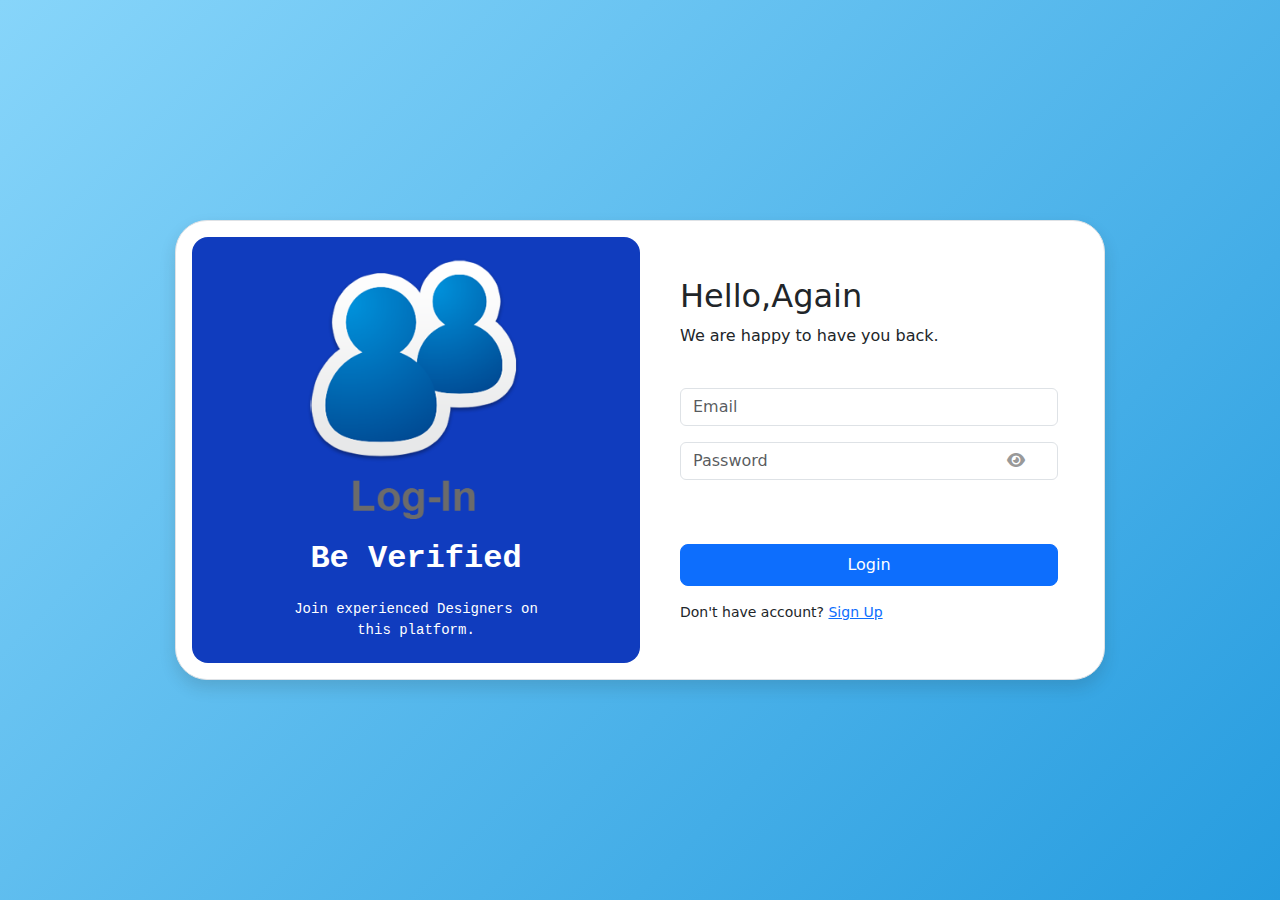
<file: index.html>
<!DOCTYPE html>
<html lang="en">
  <head>
    <meta charset="UTF-8" />
    <meta http-equiv="X-UA-Compatible" content="IE=edge" />
    <meta name="viewport" content="width=device-width, initial-scale=1.0" />
    <title>LogIn System</title>

    <!-- ^=======> Fonts -->
    <link rel="preconnect" href="https://fonts.googleapis.com" />
    <link rel="preconnect" href="https://fonts.gstatic.com" crossorigin />
    <link
      href="https://fonts.googleapis.com/css2?family=Pacifico&family=Righteous&display=swap"
      rel="stylesheet"
    />
    <!-- ^=======> Bootstrap Style Sheet -->
    <link rel="stylesheet" href="./CSS/bootstrap.min.css" />
    <!-- Font Awesome Libirary -->
    <link rel="stylesheet" href="./CSS/all.min.css" />
    <!-- * =======> Main Style sheet -->
    <link rel="stylesheet" href="./CSS/style.css" />
    <!-- website image -->
    <link
      rel="icon"
      type="image/png"
      sizes="32x32"
      href="./Images/bookmark.png"
    />
  </head>

  <body>
    <!----------------------- Main Container -------------------------->
    <div
      class="container d-flex justify-content-center align-items-center min-vh-100"
    >
      <!----------------------- Login Container -------------------------->
      <div class="row border rounded-5 p-3 bg-white shadow box-area">
        <!--------------------------- Left Box ----------------------------->
        <div
          class="slider col-md-6 rounded-4 d-flex justify-content-center align-items-center flex-column left-box"
          style="background: #103cbe"
        >
          <div class="featured-image mb-3">
            <img
              src="./Images/login-system-icon-13.png"
              class="img-fluid"
              style="width: 250px"
            />
          </div>
          <p
            class="text-white fs-2"
            style="
              font-family: 'Courier New', Courier, monospace;
              font-weight: 600;
            "
          >
            Be Verified
          </p>
          <small
            class="text-white text-wrap text-center mb-3"
            style="width: 17rem; font-family: 'Courier New', Courier, monospace"
            >Join experienced Designers on this platform.</small
          >
        </div>
        <!-------------------------- Right Box ---------------------------->

        <div class="col-md-6 right-box">
          <div class="row align-items-center">
            <div class="header-text headerHello mb-4">
              <h2>Hello,Again</h2>
              <p>We are happy to have you back.</p>
            </div>

            <div class="mb-3">
              <input
                class="form-control emailInput"
                type="email"
                placeholder="Email"
              />
              <p class="alert alert-danger d-none" id="alert1"></p>
            </div>

            <div class="pass-field mb-5 position-relative">
              <input
                class="form-control passwordInput"
                type="password"
                placeholder="Password"
              />
              <i id="passwordIcon" class="fa-solid fa-eye"></i>
              <p class="alert alert-danger d-none" id="alert2"></p>
            </div>
            <p class="text-danger showUpLog"></p>

            <div class="mb-3">
              <button class="btn btn-lg btn-primary w-100 fs-6 loginBtn" >
                Login
              </button>
            </div>

            <div class="row dont-ve">
              <small class="signUpMassege">
                Don't have account?
                <a href="signup.html" class="signView">Sign Up</a>
              </small>
            </div>
          </div>
        </div>
      </div>
    </div>

    <script src="./JS/bootstrap.bundle.min.js"></script>
    <script src="./JS/index.js"></script>
  </body>
</html>
</file>
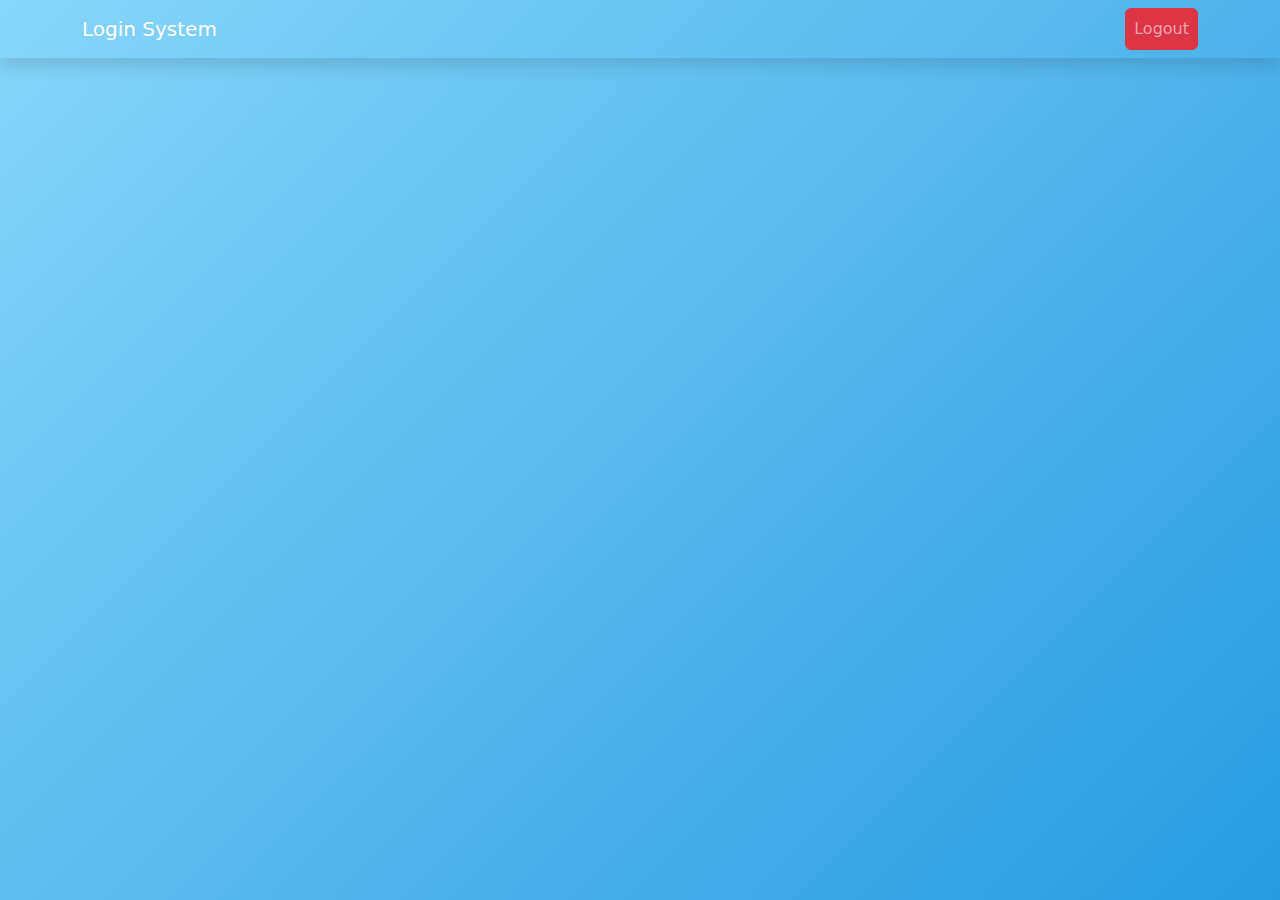
<file: home.html>
<!DOCTYPE html>
<html lang="en">
  <head>
    <meta charset="UTF-8" />
    <meta http-equiv="X-UA-Compatible" content="IE=edge" />
    <meta name="viewport" content="width=device-width, initial-scale=1.0" />
    <title>LogIn System</title>

    <!-- ^=======> Fonts -->
    <link rel="preconnect" href="https://fonts.googleapis.com" />
    <link rel="preconnect" href="https://fonts.gstatic.com" crossorigin />
    <link
      href="https://fonts.googleapis.com/css2?family=Pacifico&family=Righteous&display=swap"
      rel="stylesheet"
    />
    <!-- ^=======> Bootstrap Style Sheet -->
    <link rel="stylesheet" href="./CSS/bootstrap.min.css" />
    <!-- Font Awesome Libirary -->
    <link rel="stylesheet" href="./CSS/all.min.css" />
    <!-- * =======> Main Style sheet -->
    <link rel="stylesheet" href="./CSS/style.css" />
    <!-- website image -->
    <link
      rel="icon"
      type="image/png"
      sizes="32x32"
      href="./Images/bookmark.png"
    />
  </head>

  <body id="home">
    <nav class="navbar navbar-expand-lg navbar-dark shadow ">
      <div class="container">
        <a class="navbar-brand" href="#">Login System</a>
        <button
          class="navbar-toggler"
          type="button"
          data-toggle="collapse"
          data-target="#navbarSupportedContent"
          aria-controls="navbarSupportedContent"
          aria-expanded="false"
          aria-label="Toggle navigation"
        >
          <span class="navbar-toggler-icon"></span>
        </button>

        <div class="collapse navbar-collapse" id="navbarSupportedContent">
          <ul class="navbar-nav ms-auto">
            <li class="nav-item">
              <a
                onclick="logout()"
                class="nav-link btn btn-danger"
                href="index.html"
                >Logout</a
              >
            </li>
          </ul>
        </div>
      </div>
    </nav>
    <div class="container my-5 text-center d-flex align-items-center overflow-">
      <div class="group m-auto w-75 p-5">
        <h1 id="username" class="text-white"> </h1>
      </div>
    </div>

    <script src="./JS/bootstrap.bundle.min.js"></script>
    <script src="./JS/index.js"></script>
  </body>
</html>
</file>
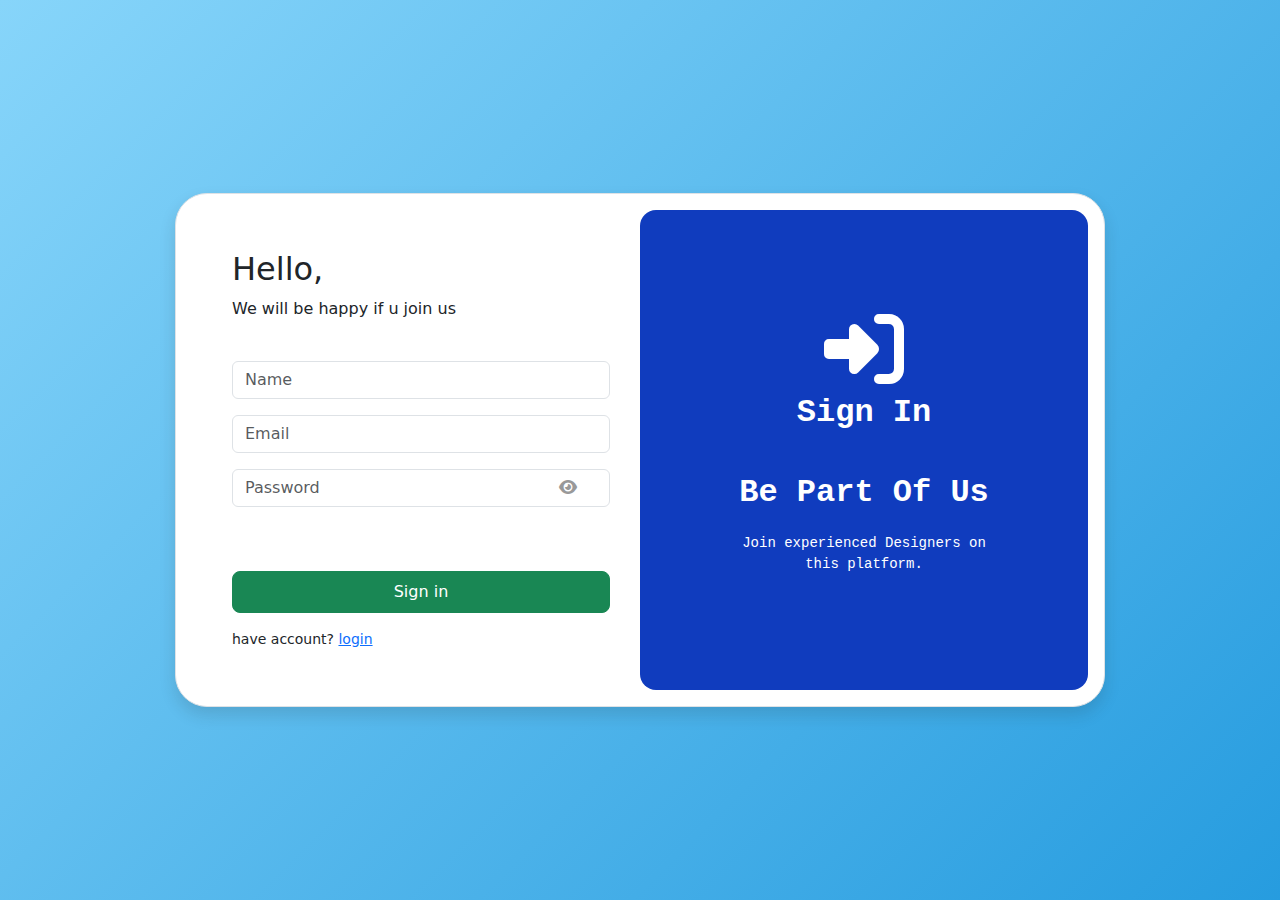
<file: signup.html>
<!DOCTYPE html>
<html lang="en">
  <head>
    <meta charset="UTF-8" />
    <meta http-equiv="X-UA-Compatible" content="IE=edge" />
    <meta name="viewport" content="width=device-width, initial-scale=1.0" />
    <title>LogIn System</title>

    <!-- ^=======> Fonts -->
    <link rel="preconnect" href="https://fonts.googleapis.com" />
    <link rel="preconnect" href="https://fonts.gstatic.com" crossorigin />
    <link
      href="https://fonts.googleapis.com/css2?family=Pacifico&family=Righteous&display=swap"
      rel="stylesheet"
    />
    <!-- ^=======> Bootstrap Style Sheet -->
    <link rel="stylesheet" href="./CSS/bootstrap.min.css" />
    <!-- Font Awesome Libirary -->
    <link rel="stylesheet" href="./CSS/all.min.css" />
    <!-- * =======> Main Style sheet -->
    <link rel="stylesheet" href="./CSS/style.css" />
    <!-- website image -->
    <link
      rel="icon"
      type="image/png"
      sizes="32x32"
      href="./Images/bookmark.png"
    />
  </head>

  <body>
    <!----------------------- Main Container -------------------------->
    <div
      class="container d-flex justify-content-center align-items-center min-vh-100"
    >
      <!----------------------- Login Container -------------------------->
      <div class="row border rounded-5 p-3 bg-white shadow box-area">
        <!-------------------------- Right Box ---------------------------->
        <div class="col-md-6 right-box">
          <div class="row align-items-center">
            <div class="header-text headerHello mb-4">
              <h2>Hello,</h2>
              <p>We will be happy if u join us</p>
            </div>

            <div class="mb-3">
              <input
                class="form-control nameInput"
                type="name"
                placeholder="Name"
              />
            </div>

            <div class="mb-3">
              <input
                class="form-control emailInput"
                type="email"
                placeholder="Email"
              />
              <p class="alert alert-danger d-none" id="alert1"></p>
            </div>

            <div class="pass-field mb-5 position-relative">
              <input
                class="form-control passwordInput"
                type="password"
                placeholder="Password"
              />
              <i id="passwordIcon" class="fa-solid fa-eye"></i>
              <p class="alert alert-danger d-none" id="alert2"></p>
            </div>
            <p class="text-danger showUp"></p>

            <div class="mb-3">
              <button class="btn btn-lg btn-success w-100 fs-6 signBtn">
                Sign in
              </button>
            </div>

            <div class="row dont-ve">
              <small class="loginMassege">
                have account?
                <a href="index.html" class="signView">login</a>
              </small>
            </div>
          </div>
        </div>
        <!--------------------------- Left Box ----------------------------->
        <div
          class="slider col-md-6 rounded-4 d-flex justify-content-center align-items-center flex-column left-box"
          style="background: #103cbe"
        >
          <div class="featured-image mb-3 text-center">
            <i class="fa-solid fa-right-to-bracket display-1 text-white "></i>
            <p
              class="text-white fs-2"
              style="
                font-family: 'Courier New', Courier, monospace;
                font-weight: 600;
              "
            >
              Sign In
            </p>
          </div>
          <p
            class="text-white fs-2"
            style="
              font-family: 'Courier New', Courier, monospace;
              font-weight: 600;
            "
          >
            Be Part Of Us
          </p>
          <small
            class="text-white text-wrap text-center mb-3"
            style="width: 17rem; font-family: 'Courier New', Courier, monospace"
            >Join experienced Designers on this platform.</small
          >
        </div>
      </div>
    </div>

    <script src="./JS/bootstrap.bundle.min.js"></script>
    <script src="./JS/index.js"></script>
  </body>
</html>
</file>
<file: CSS/style.css>
* {
  box-sizing: border-box;
  margin: 0;
  padding: 0;
}

body {
  background: linear-gradient(-45deg, #23d5ab, #8253af, #0689D6, #87d5fa);
  background-size: 400% 400%;
  animation: gradient 10s ease infinite;
  height: 100vh;
  -webkit-animation: gradient 10s ease infinite;
}

@keyframes gradient {
  0% {
    background-position: 0% 50%;
  }

  50% {
    background-position: 100% 50%;
  }

  100% {
    background-position: 0% 50%;
  }
}

/*------------ Login container ------------*/
.box-area {
  width: 930px;
}
/*------------ Right box ------------*/
.right-box {
  padding: 40px 30px 40px 40px;
}
/*------------ Custom Placeholder ------------*/
::placeholder {
  font-size: 16px;
}
.rounded-4 {
  border-radius: 20px;
}
.rounded-5 {
  border-radius: 30px;
}
/*------------ For small screens------------*/
@media only screen and (max-width: 768px) {
  .box-area {
    margin: 0 10px;
  }
  .left-box {
    height: fit-content;
    overflow: hidden;

  }
  .right-box {
    padding: 20px;
  }
}

#passwordIcon{
  position: absolute;
  right: 45px;
  top: 10px;
  cursor: pointer;
}
i{
  color: #999;
}
.valid i{
  scale: 1;
  color: green;
}
</file>
